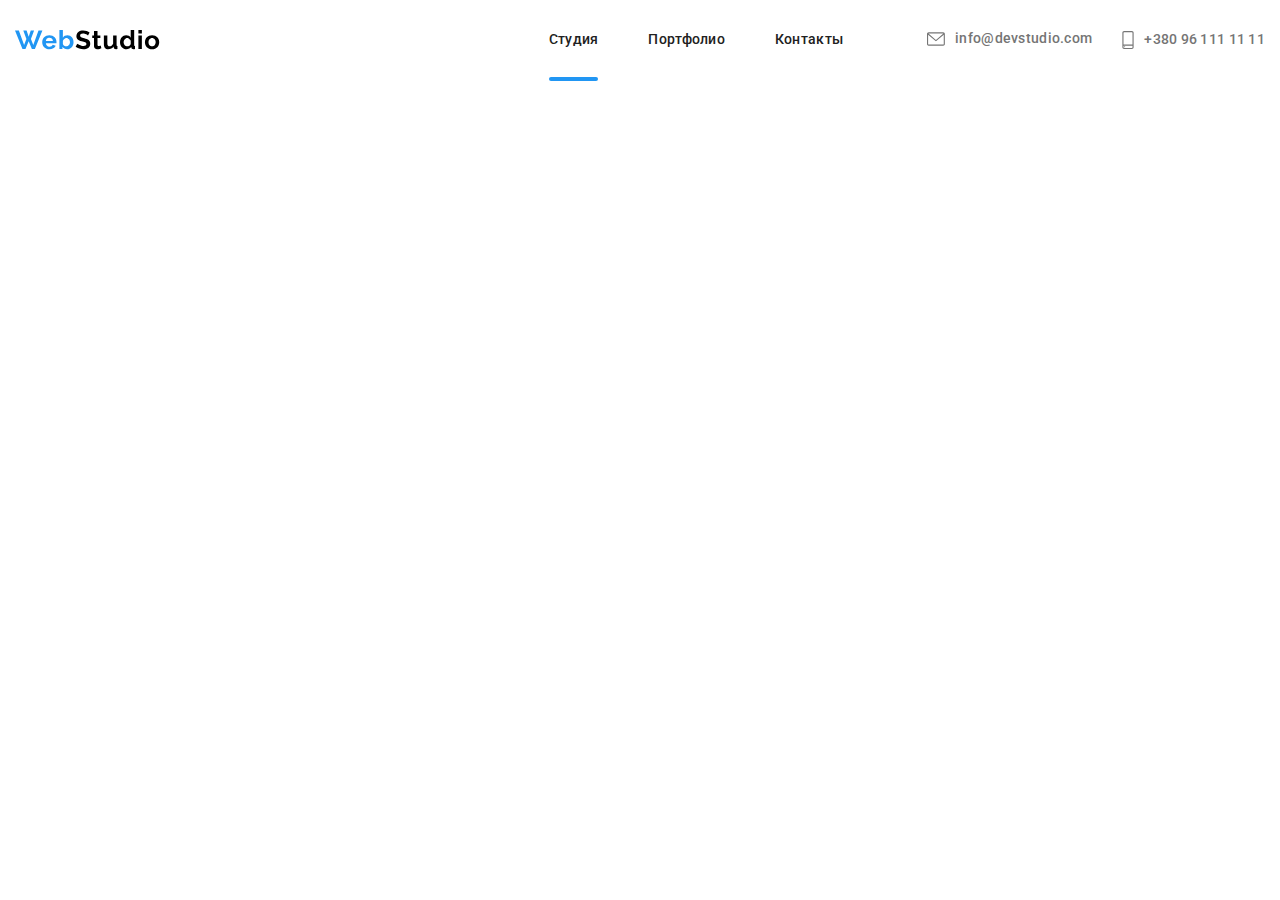
<file: index.html>
<!DOCTYPE html>
<html lang="ru">

<head>
    <meta charset="UTF-8" />
    <meta name="viewport" content="width=device-width, initial-scale=1.0" />
    <title>Студия</title>
    <link
        href="https://fonts.googleapis.com/css2?family=Raleway:wght@700&family=Roboto:wght@400;500;700;900&display=swap"
        rel="stylesheet" />
    <link rel="stylesheet" href="./css/reset.css" />
    <link rel="stylesheet" href="./css/main.min.css" />
</head>

<body>
    <!-- Шапка сайта -->

    <header class="header">
        <div class="header-container">
            <div class="head-nav">
                <nav class="mobile-nav">
                    <a href="./index.html"><img src="./img/WebStudio.svg" alt="WebStudio"></a>
                    <button type="button" class="header-btn" data-menu-button>
                        <svg class="header-btn-list" width="40" height="40">
                            <use class="svg-open" xlink:href="./img/social/sprite.svg#open-menu"></use>
                            <use class="svg-close" xlink:href="./img/social/sprite.svg#close-menu"></use>
                        </svg>
                    </button>
                </nav>
            </div>
            <div class="menu-container" data-menu>
                <nav class="menu-nav">
                    <ul class="site-nav header-list">
                        <li class="item">
                            <a href="./index.html" class="link current">Студия</a>
                        </li>
                        <li class="item">
                            <a href="./portfolio.html" target="_blank" class="link">Портфолио</a>
                        </li>
                        <li class="item"><a href="" class="link">Контакты</a></li>
                    </ul>
                </nav>
                <address class="head-adress">
                    <ul class="contacts">
                        <li class="item">
                            <a href="mailto:info@devstudio.com" class="contacts-title">
                                <svg class="contacts-svg" width="18px" height="14px">
                                    <use xlink:href="./img/clients/sprite.svg#icon-envelope" class="contacts-item-svg">
                                    </use>
                                </svg>
                                <p>info@devstudio.com</p>
                            </a>
                        </li>
                        <li class="item">
                            <a href="tel:+380961111111" class="contacts-title">
                                <svg class="contacts-svg" width="12px" height="18px">
                                    <use xlink:href="./img/clients/sprite.svg#icon-smartphone"
                                        class="contacts-item-svg">
                                    </use>
                                </svg>
                                <p>+380 96 111 11 11</p>
                            </a>
                        </li>
                    </ul>
                </address>
            </div>
        </div>
    </header>

    <!-- Основной контент -->

    <!-- <main class="main"> -->
    <!--  Герой  -->

    <!-- <section class="hero">
            <div class="hero-bg">
                <h1 class="hero-title">
                    Эффективные решения <br />
                    для вашего бизнеса
                </h1>
                <button type="button" class="button" data-modal-open>Заказать услугу</button>
            </div>
        </section> -->

    <!--  Особенности  -->

    <!-- <section class="section">
            <div class="container">
                <h2 class="visually-hidden">Особенности</h2>
                <ul class="feature-list">
                    <li class="section-list">
                        <div class="section-card">
                            <div class="icon">
                                <svg class="icon-list" width="70" height="70">
                                    <use xlink:href="./img/features/sprite.svg#icon-antenna"></use>
                                </svg>
                            </div>
                            <p class="section-title">Внимание к деталям</p>
                            <p class="section-text">
                                Идейные соображения, а также начало повседневной работы по
                                формированию позиции.
                            </p>
                        </div>
                    </li>

                    <li class="section-list">
                        <div class="icon">
                            <svg class="icon-list" width="70" height="70">
                                <use xlink:href="./img/features/sprite.svg#icon-clock"></use>
                            </svg>
                        </div>
                        <p class="section-title">Пунктуальность</p>
                        <p class="section-text">
                            Задача организации, в особенности же рамки и место обучения
                            кадров влечет за собой.
                        </p>
                    </li>

                    <li class="section-list">
                        <div class="icon">
                            <svg class="icon-list" width="70" height="70">
                                <use xlink:href="./img/features/sprite.svg#icon-diagram"></use>
                            </svg>
                        </div>
                        <p class="section-title">Планирование</p>
                        <p class="section-text">
                            Равным образом консультация с широким активом в значительной
                            степени обуславливает.
                        </p>
                    </li>

                    <li class="section-list">
                        <div class="icon">
                            <svg class="icon-list" width="70" height="70">
                                <use xlink:href="./img/features/sprite.svg#icon-astronaut"></use>
                            </svg>
                        </div>
                        <p class="section-title">Современные технологии</p>
                        <p class="section-text">
                            Значимость этих проблем настолько очевидна, что реализация
                            плановых заданий.
                        </p>
                    </li>
                </ul>
            </div>
        </section> -->

    <!-- Наша работа  -->

    <!-- <section class="section no-padd">
            <div class="section-works container">
                <h2 class="section-name">Чем мы занимаемся</h2>
                <ul class="works-page">
                    <li class="works-page-box">
                        <img src="./img/whatwedo/p1.jpg" alt="box" width="370" />
                        <p class="our-works-name">Десктопные приложения</p>
                    </li>
                    <li class="works-page-box">
                        <img src="./img/whatwedo/p2.jpg" alt="box" width="370" />
                        <p class="our-works-name">Мобильные приложения</p>
                    </li>
                    <li class="works-page-box">
                        <img src="./img/whatwedo/p3.jpg" alt="box" width="370" />
                        <p class="our-works-name">Дизайнерские решения</p>
                    </li>
                </ul>
            </div>
        </section> -->

    <!--  Наша команда  -->

    <!-- <section class="section bg">
            <div class="section-team">
                <h2 class="section-name">Наша команда</h2>
                <ul class="section-team-list list">
                    <li class="team-card-name">
                        <img src="./img/ourteam/img.jpg" alt="Игорь Демьяненко" width="270" />
                        <div class="team-card">
                            <h3 class="team">Игорь Демьяненко</h3>
                            <p class="work-name">Product Designer</p>
                            <ul class="social-lists">
                                <li class="social-list-item">
                                    <a href="#" class="social-item-link" target="_blank">
                                        <svg class="social-list-svg">
                                            <use xlink:href="./img/social/sprite.svg#icon-instagram">
                                            </use>
                                        </svg>
                                    </a>
                                </li>
                                <li class="social-list-item">
                                    <a href="#" class="social-item-link" target="_blank">
                                        <svg class="social-list-svg">
                                            <use xlink:href="./img/social/sprite.svg#icon-twitter">
                                            </use>
                                        </svg>
                                    </a>
                                </li>
                                <li class="social-list-item">
                                    <a href="https://www.facebook.com/" class="social-item-link" target="_blank">
                                        <svg class="social-list-svg">
                                            <use xlink:href="./img/social/sprite.svg#icon-facebook">
                                            </use>
                                        </svg>
                                    </a>
                                </li>
                                <li class="social-list-item">
                                    <a href="#" class="social-item-link" target="_blank">
                                        <svg class="social-list-svg">
                                            <use xlink:href="./img/social/sprite.svg#icon-linkedin">
                                            </use>
                                        </svg>
                                    </a>
                                </li>
                            </ul>
                        </div>
                    </li>
                    <li class="team-card-name">
                        <img src="./img/ourteam/img2.jpg" alt="Ольга Репина" width="270" height="260" />
                        <div class="team-card">
                            <h3 class="team">Ольга Репина</h3>
                            <p class="work-name">Frontend Developer</p>
                            <ul class="social-lists">
                                <li class="social-list-item">
                                    <a href="#" class="social-item-link" target="_blank">
                                        <svg class="social-list-svg">
                                            <use xlink:href="./img/social/sprite.svg#icon-instagram">
                                            </use>
                                        </svg>
                                    </a>
                                </li>
                                <li class="social-list-item">
                                    <a href="#" class="social-item-link" target="_blank">
                                        <svg class="social-list-svg">
                                            <use xlink:href="./img/social/sprite.svg#icon-twitter">
                                            </use>
                                        </svg>
                                    </a>
                                </li>
                                <li class="social-list-item">
                                    <a href="https://www.facebook.com/" class="social-item-link" target="_blank">
                                        <svg class="social-list-svg">
                                            <use xlink:href="./img/social/sprite.svg#icon-facebook">
                                            </use>
                                        </svg>
                                    </a>
                                </li>
                                <li class="social-list-item">
                                    <a href="#" class="social-item-link" target="_blank">
                                        <svg class="social-list-svg">
                                            <use xlink:href="./img/social/sprite.svg#icon-linkedin">
                                            </use>
                                        </svg>
                                    </a>
                                </li>
                            </ul>
                        </div>
                    </li>
                    <li class="team-card-name">
                        <img src="./img/ourteam/img3.jpg" alt="Николай Тарасов" width="270" height="260" />
                        <div class="team-card">
                            <h3 class="team">Николай Тарасов</h3>
                            <p class="work-name">Marketing</p>
                            <ul class="social-lists">
                                <li class="social-list-item">
                                    <a href="#" class="social-item-link" target="_blank">
                                        <svg class="social-list-svg">
                                            <use xlink:href="./img/social/sprite.svg#icon-instagram">
                                            </use>
                                        </svg>
                                    </a>
                                </li>
                                <li class="social-list-item">
                                    <a href="#" class="social-item-link" target="_blank">
                                        <svg class="social-list-svg">
                                            <use xlink:href="./img/social/sprite.svg#icon-twitter">
                                            </use>
                                        </svg>
                                    </a>
                                </li>
                                <li class="social-list-item">
                                    <a href="https://www.facebook.com/" class="social-item-link" target="_blank">
                                        <svg class="social-list-svg">
                                            <use xlink:href="./img/social/sprite.svg#icon-facebook">
                                            </use>
                                        </svg>
                                    </a>
                                </li>
                                <li class="social-list-item">
                                    <a href="#" class="social-item-link" target="_blank">
                                        <svg class="social-list-svg">
                                            <use xlink:href="./img/social/sprite.svg#icon-linkedin">
                                            </use>
                                        </svg>
                                    </a>
                                </li>
                            </ul>
                        </div>
                    </li>
                    <li class="team-card-name">
                        <img src="./img/ourteam/img4.jpg" alt="Михаил Ермаков" width="270" height="260" />
                        <div class="team-card">
                            <h3 class="team">Михаил Ермаков</h3>
                            <p class="work-name">UI Designer</p>
                            <ul class="social-lists">
                                <li class="social-list-item">
                                    <a href="#" class="social-item-link" target="_blank">
                                        <svg class="social-list-svg">
                                            <use xlink:href="./img/social/sprite.svg#icon-instagram">
                                            </use>
                                        </svg>
                                    </a>
                                </li>
                                <li class="social-list-item">
                                    <a href="#" class="social-item-link" target="_blank">
                                        <svg class="social-list-svg">
                                            <use xlink:href="./img/social/sprite.svg#icon-twitter">
                                            </use>
                                        </svg>
                                    </a>
                                </li>
                                <li class="social-list-item">
                                    <a href="https://www.facebook.com/" class="social-item-link" target="_blank">
                                        <svg class="social-list-svg">
                                            <use xlink:href="./img/social/sprite.svg#icon-facebook">
                                            </use>
                                        </svg>
                                    </a>
                                </li>
                                <li class="social-list-item">
                                    <a href="#" class="social-item-link" target="_blank">
                                        <svg class="social-list-svg">
                                            <use xlink:href="./img/social/sprite.svg#icon-linkedin">
                                            </use>
                                        </svg>
                                    </a>
                                </li>
                            </ul>
                        </div>
                    </li>
                </ul>
            </div>
        </section> -->

    <!-- Наши клиенты -->

    <!-- <section class="section">
            <div class="our-clients">
                <h2 class="section-name">Постоянные клиенты</h2>
                <ul class="clients">
                    <li class="clients-list">
                        <a href="#" target="_blank" class="clients-list-link">
                            <svg class="clients-link-item" width="44" height="49">
                                <use xlink:href="./img/clients/sprite.svg#icon-logo1" class="clients-item-svg"></use>
                            </svg>
                        </a>
                    </li>
                    <li class="clients-list">
                        <a href="#" target="_blank" class="clients-list-link">
                            <svg class="clients-link-item" width="40" height="52">
                                <use xlink:href="./img/clients/sprite.svg#icon-logo2" class="clients-item-svg"></use>
                            </svg>
                        </a>
                    </li>
                    <li class="clients-list">
                        <a href="#" target="_blank" class="clients-list-link">
                            <svg class="clients-link-item" width="41" height="43">
                                <use xlink:href="./img/clients/sprite.svg#icon-logo3" class="clients-item-svg"></use>
                            </svg>
                        </a>
                    </li>
                    <li class="clients-list">
                        <a href="#" target="_blank" class="clients-list-link">
                            <svg width="80" height="42" class="clients-link-item">
                                <use xlink:href="./img/clients/sprite.svg#icon-logo4" class="clients-item-svg"></use>
                            </svg>
                        </a>
                    </li>
                    <li class="clients-list">
                        <a href="#" target="_blank" class="clients-list-link">
                            <svg width="59" height="47" class="clients-link-item">
                                <use xlink:href="./img/clients/sprite.svg#icon-logo5" class="clients-item-svg"></use>
                            </svg>
                        </a>
                    </li>
                    <li class="clients-list">
                        <a href="#" target="_blank" class="clients-list-link">
                            <svg width="80" height="42" class="clients-link-item">
                                <use xlink:href="./img/clients/sprite.svg#icon-logo6" class="clients-item-svg"></use>
                            </svg>
                        </a>
                    </li>
                </ul>
            </div>
        </section> -->
    <!-- </main> -->

    <!--  Футер  -->
    <!-- <footer class="footer">
        <div class="footer-container">
            <address class="adress">
                <a href="./index.html"><img src="./img/WebStudioFoot.svg" alt="WebStudio" class="footer-logo"></a>
                <ul class="contacts-footer-list">
                    <li class="footer-list-link">
                        <a href="" class="adress-title">г. Киев, пр-т Леси Украинки, 26</a>
                    </li>
                    <li class="footer-list-link"><a href="mailto:info@devstudio.com"
                            class="contacts-link">info@devstudio.com</a></li>
                    <li><a href="tel:+380961111111" class="contacts-link">+380961111111</a></li>
                </ul>
            </address>
            <div class="footer-social-container">
                <strong class="social">ПРИСОЕДИНЯЙТЕСЬ</strong>
                <ul class="footer-social-lists">
                    <li class="footer-social-list-item">
                        <a href="#" class="footer-social-item-link" target="_blank">
                            <svg class="footer-social-list-svg">
                                <use xlink:href="./img/social/sprite.svg#icon-instagram">
                                </use>
                            </svg>
                        </a>
                    </li>
                    <li class="footer-social-list-item">
                        <a href="#" class="footer-social-item-link" target="_blank">
                            <svg class="footer-social-list-svg">
                                <use xlink:href="./img/social/sprite.svg#icon-twitter">
                                </use>
                            </svg>
                        </a>
                    </li>
                    <li class="footer-social-list-item">
                        <a href="https://www.facebook.com/" class="footer-social-item-link" target="_blank">
                            <svg class="footer-social-list-svg">
                                <use xlink:href="./img/social/sprite.svg#icon-facebook">
                                </use>
                            </svg>
                        </a>
                    </li>
                    <li class="footer-social-list-item">
                        <a href="#" class="footer-social-item-link" target="_blank">
                            <svg class="footer-social-list-svg">
                                <use xlink:href="./img/social/sprite.svg#icon-linkedin">
                                </use>
                            </svg>
                        </a>
                    </li>
                </ul>
            </div>
            <div class="footer-join-us">

                <label for="mail"><strong class="join-us">подпишитесь на рассылку</strong></label>
                <form action="" class="footer-form">
                    <input type="email" name="mail" id="mail" placeholder="E-mail" class="footer-input" />
                    <button type="submit" class="footer-button">Подписаться
                        <svg width="24" height="24" class="footer-button-svg">
                            <use xlink:href="./img/clients/sprite.svg#icon-send"></use>
                        </svg>
                    </button>
                </form>
            </div>
        </div>

    </footer> -->






    <!-- Модальное окно -->
    <!-- <div class="backdrop is-hidden" data-modal>
        <div class="modal">
            <button type="button" class="modal-btn" data-modal-close>
                <svg width="18" height="18">
                    <use xlink:href="./img/social/sprite.svg#close-back-18dp"></use>
                </svg>
            </button>

            <form action="" class="modal-form">
                <h2 class="modal-name">Оставьте свои данные, мы вам перезвоним</h2>
                <div class="modal-form-contain">
                    <input type="text" name="user-name" id="user-name" class="modal-form-input">
                    <label class="modal-form-input-label" for="user-name">Имя</label>
                    <svg class="modal-form-icon" width="18" height="18">
                        <use xlink:href="./img/social/sprite.svg#icon-person-black"></use>
                    </svg>
                </div>
                <div class="modal-form-contain">
                    <input type="tel" name="user-phone" id="user-phone" class="modal-form-input">
                    <label class="modal-form-input-label" for="user-phone">Телефон</label>
                    <svg class="modal-form-icon" width="18" height="18">
                        <use xlink:href="./img/social/sprite.svg#icon-phone-black"></use>
                    </svg>
                </div>
                <div class="modal-form-contain">
                    <input type="email" name="user-email" id="user-email" class="modal-form-input">
                    <label class="modal-form-input-label" for="user-email">Почта</label>
                    <svg class="modal-form-icon" width="18" height="18">
                        <use xlink:href="./img/social/sprite.svg#icon-email-black"></use>
                    </svg>
                </div>

                <label for="user-message">Коментарий</label>
                <textarea name="user-message" id="user-message" class="modal-form-message"></textarea>

                <input type="checkbox" name="user-policy" id="user-policy" class="modal-form-check visually-hidden">
                <label for="user-policy" class="modal-form-label-check">
                    <span>Соглашаюсь с рассылкой и принимаю <a href="#"> Условия договора</a></span>
                </label>


                <div class="modal-form-btn-container"><button type="submit" class="modal-form-btn">Отправить</button>
                </div>
            </form>
        </div>
    </div> -->
    <script src="./js/modal.js"></script>
    <script src="./js/menu.js"></script>
</body>

</html>
</file>
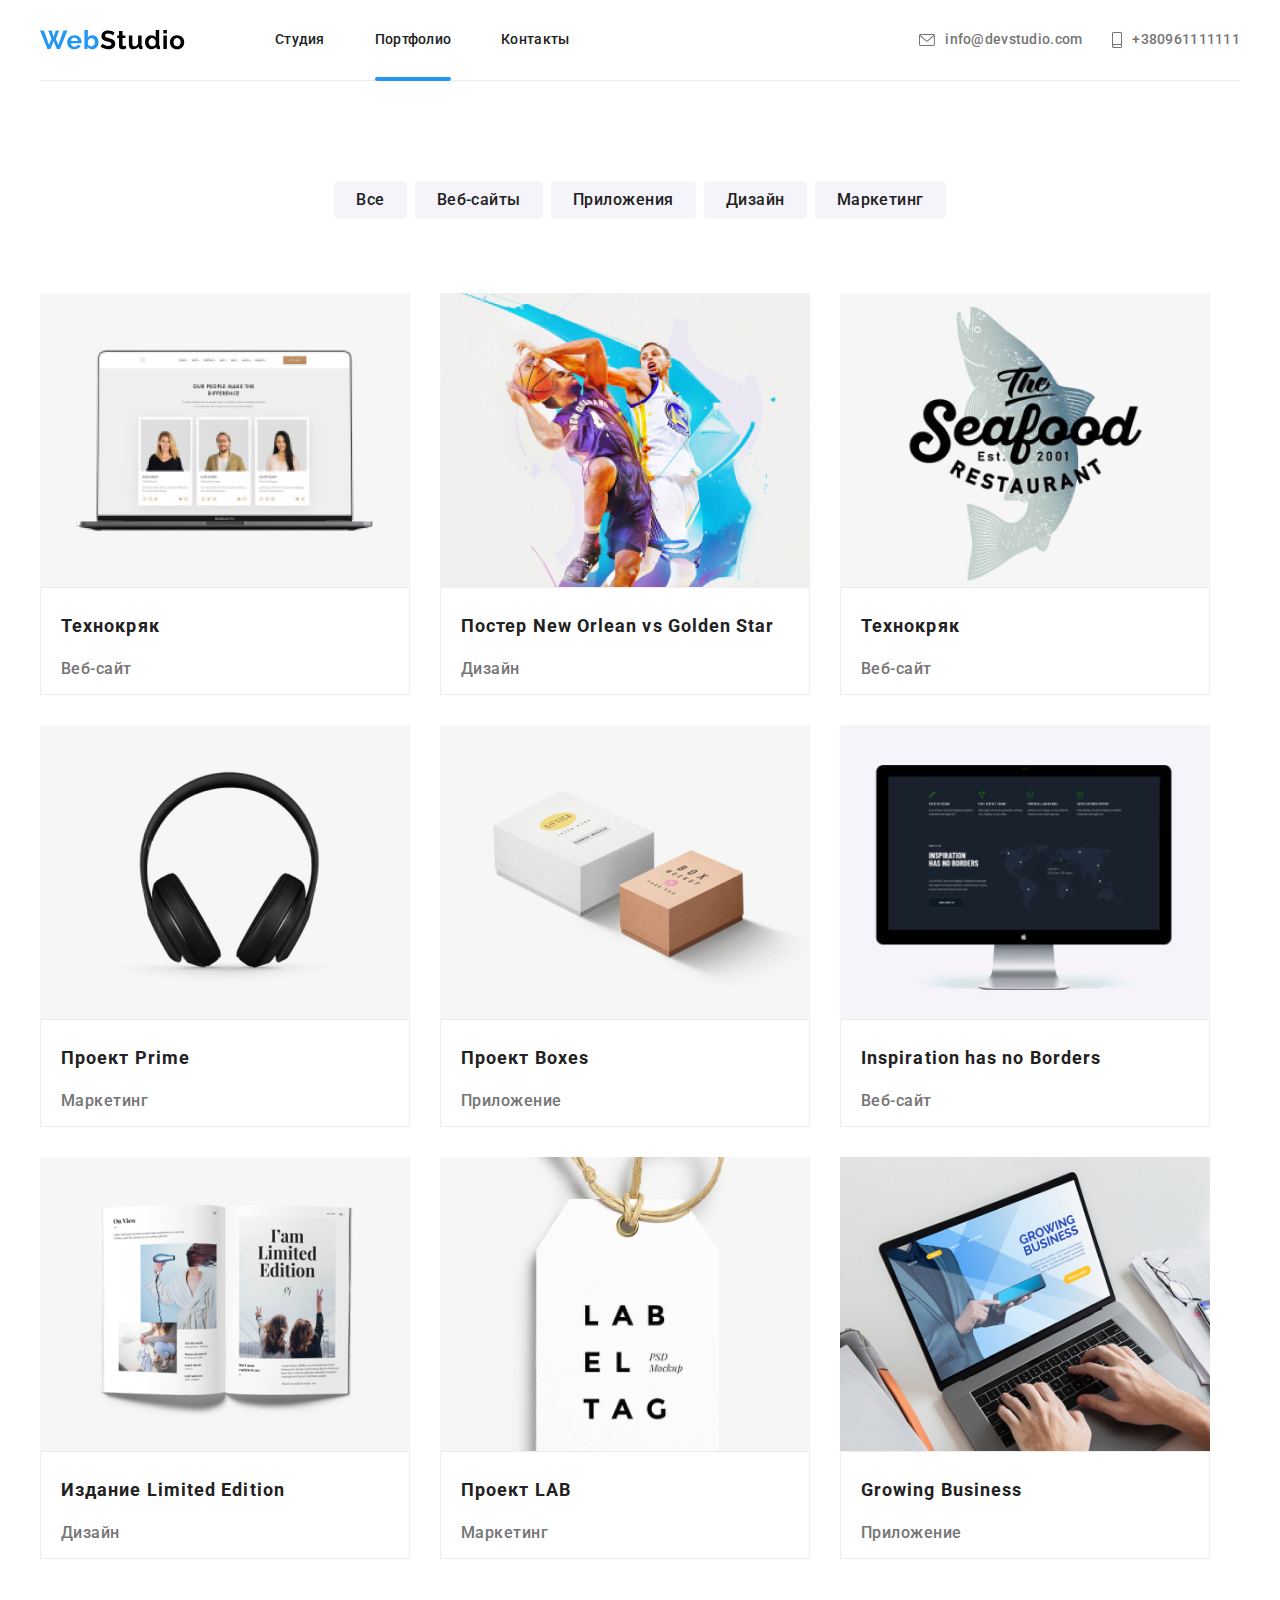
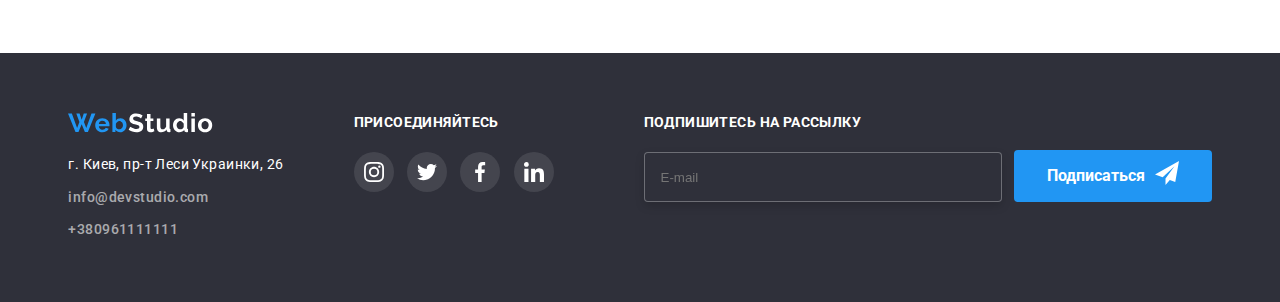
<file: portfolio.html>
<!DOCTYPE html>
<html lang="ru">

<head>
    <meta charset="UTF-8">
    <meta name="viewport" content="width=device-width, initial-scale=1.0">
    <title>Портфолио</title>
    <link href="https://fonts.googleapis.com/css2?family=Raleway:wght@700&family=Roboto:wght@400;500;700&display=swap"
        rel="stylesheet">
    <link rel="stylesheet" href="./css/reset.css">
    <link rel="stylesheet" href="./css/portfolio.min.css">
</head>

<body>

    <!-- Шапка сайта -->
    <header class="container">
        <div class="head-nav">
            <a href="./index.html"><img src="./img/WebStudio.svg" alt="WebStudio"></a>
            <nav>
                <ul class="site-nav header-list">
                    <li class="item">
                        <a href="./index.html" class="link">Студия</a>
                    </li>
                    <li class="item">
                        <a href="./portfolio.html" class="link current">Портфолио</a>
                    </li>
                    <li class="item"><a href="" class="link">Контакты</a></li>
                </ul>
            </nav>
            <ul class="contacts">
                <li class="item">
                    <a href="mailto:info@devstudio.com" class="contacts-title">
                        <svg class="contacts-svg" width="16px" height="12px">
                            <use xlink:href="./img/clients/sprite.svg#icon-envelope" class="contacts-item-svg"></use>
                        </svg>
                        info@devstudio.com
                    </a>
                </li>
                <li class="item">
                    <a href="tel:+380961111111" class="contacts-title">
                        <svg class="contacts-svg" width="10px" height="16px">
                            <use xlink:href="./img/clients/sprite.svg#icon-smartphone" class="contacts-item-svg"></use>
                        </svg>
                        +380961111111
                    </a>
                </li>
            </ul>
        </div>
    </header>

    <!-- Основной контент -->
    <main>
        <section class="hero">
            <div class="container">
                <h1 class="hero-title">Портфолио</h1>
                <!-- Фильтр -->
                <div class="buttons">
                    <ul class="hero-buttons">
                        <li class="hero-buttons-list"><a href="https://www.google.com/" target="_blank"
                                class="button">Все</a></li>
                        <li class="hero-buttons-list"><a href="https://www.google.com/" target="_blank"
                                class="button">Веб-сайты</a></li>
                        <li class="hero-buttons-list"><a href="https://www.google.com/" target="_blank"
                                class="button">Приложения</a></li>
                        <li class="hero-buttons-list"><a href="https://www.google.com/" target="_blank"
                                class="button">Дизайн</a></li>
                        <li class="hero-buttons-list"><a href="https://www.google.com/" target="_blank"
                                class="button">Маркетинг</a></li>
                    </ul>
                </div>
            </div>
            <!-- Примеры работ -->
            <div class="examples-container">
                <ul class="examples list">
                    <li class="examples-list">
                        <a href="" class="examples-link" target="_blank">
                            <div class="examples-list-container">
                                <img src="./img/portfolio/img11.jpg" alt="Технокряк" width="370" class="examples-photo">
                                <p class="expamles-text">
                                    Технокряк это современная площадка распространения коронавируса.
                                    Компании используют эту платформу для цифрового шпионажа и атак на защищённые
                                    сервера
                                    конкуретнов
                                </p>
                            </div>
                            <div class="examples-project-desc">
                                <h2 class="examples-title">Технокряк</h2>
                                <p class="examples-name">Веб-сайт</p>
                            </div>
                        </a>
                    </li>
                    <li class="examples-list">
                        <a href="" class="examples-link" target="_blank">
                            <div class="examples-list-container">
                                <img src="./img/portfolio/img12.jpg" alt="Постер New Orlean vs Golden Star" width="370"
                                    class="examples-photo">
                                <p class="expamles-text">
                                    Технокряк это современная площадка распространения коронавируса.
                                    Компании используют эту платформу для цифрового шпионажа и атак на защищённые
                                    сервера
                                    конкуретнов
                                </p>
                            </div>
                            <div class="examples-project-desc">
                                <h2 class="examples-title">Постер New Orlean vs Golden Star</h2>
                                <p class="examples-name">Дизайн</p>
                            </div>
                        </a>
                    </li>
                    <li class="examples-list">
                        <a href="" class="examples-link" target="_blank">
                            <div class="examples-list-container">
                                <img src="./img/portfolio/img13.jpg" alt="Ресторан Seafood" width="370"
                                    class="examples-photo">
                                <p class="expamles-text">
                                    Технокряк это современная площадка распространения коронавируса.
                                    Компании используют эту платформу для цифрового шпионажа и атак на защищённые
                                    сервера
                                    конкуретнов
                                </p>
                            </div>
                            <div class="examples-project-desc">
                                <h2 class="examples-title">Технокряк</h2>
                                <p class="examples-name">Веб-сайт</p>
                            </div>
                        </a>
                    </li>
                    <li class="examples-list">
                        <a href="" class="examples-link" target="_blank">
                            <div class="examples-list-container">
                                <img src="./img/portfolio/img14.jpg" alt="Проект Prime" width="370"
                                    class="examples-photo">
                                <p class="expamles-text">
                                    Технокряк это современная площадка распространения коронавируса.
                                    Компании используют эту платформу для цифрового шпионажа и атак на защищённые
                                    сервера
                                    конкуретнов
                                </p>
                            </div>
                            <div class="examples-project-desc">
                                <h2 class="examples-title">Проект Prime</h2>
                                <p class="examples-name">Маркетинг</p>
                            </div>
                        </a>
                    </li>
                    <li class="examples-list">
                        <a href="" class="examples-link" target="_blank">
                            <div class="examples-list-container">
                                <img src="./img/portfolio/img15.jpg" alt="Проект Boxes" width="370"
                                    class="examples-photo">
                                <p class="expamles-text">
                                    Технокряк это современная площадка распространения коронавируса.
                                    Компании используют эту платформу для цифрового шпионажа и атак на защищённые
                                    сервера
                                    конкуретнов
                                </p>
                            </div>
                            <div class="examples-project-desc">
                                <h2 class="examples-title">Проект Boxes</h2>
                                <p class="examples-name">Приложение</p>
                            </div>
                        </a>
                    </li>
                    <li class="examples-list">
                        <a href="" class="examples-link" target="_blank">
                            <div class="examples-list-container">
                                <img src="./img/portfolio/img16.jpg" alt="Inspiration has no Borders" width="370"
                                    class="examples-photo">
                                <p class="expamles-text">
                                    Технокряк это современная площадка распространения коронавируса.
                                    Компании используют эту платформу для цифрового шпионажа и атак на защищённые
                                    сервера
                                    конкуретнов
                                </p>
                            </div>
                            <div class="examples-project-desc">
                                <h2 class="examples-title">Inspiration has no Borders</h2>
                                <p class="examples-name">Веб-сайт</p>
                            </div>
                        </a>
                    </li>
                    <li class="examples-list">
                        <a href="" class="examples-link" target="_blank">
                            <div class="examples-list-container">
                                <img src="./img/portfolio/img17.jpg" alt="Издание Limited Edition" width="370"
                                    class="examples-photo">
                                <p class="expamles-text">
                                    Технокряк это современная площадка распространения коронавируса.
                                    Компании используют эту платформу для цифрового шпионажа и атак на защищённые
                                    сервера
                                    конкуретнов
                                </p>
                            </div>
                            <div class="examples-project-desc">
                                <h2 class="examples-title">Издание Limited Edition</h2>
                                <p class="examples-name">Дизайн</p>
                            </div>
                        </a>
                    </li>
                    <li class="examples-list">
                        <a href="" class="examples-link" target="_blank">
                            <div class="examples-list-container">
                                <img src="./img/portfolio/img18.jpg" alt="Проект LAB" width="370"
                                    class="examples-photo">
                                <p class="expamles-text">
                                    Технокряк это современная площадка распространения коронавируса.
                                    Компании используют эту платформу для цифрового шпионажа и атак на защищённые
                                    сервера
                                    конкуретнов
                                </p>
                            </div>
                            <div class="examples-project-desc">
                                <h2 class="examples-title">Проект LAB</h2>
                                <p class="examples-name">Маркетинг</p>
                            </div>
                        </a>
                    </li>
                    <li class="examples-list">
                        <a href="" class="examples-link" target="_blank">
                            <div class="examples-list-container">
                                <img src="./img/portfolio/img19.jpg" alt="Growing Business" width="370"
                                    class="examples-photo">
                                <p class="expamles-text">
                                    Технокряк это современная площадка распространения коронавируса.
                                    Компании используют эту платформу для цифрового шпионажа и атак на защищённые
                                    сервера
                                    конкуретнов
                                </p>
                            </div>
                            <div class="examples-project-desc">
                                <h2 class="examples-title">Growing Business</h2>
                                <p class="examples-name">Приложение</p>
                            </div>
                        </a>
                    </li>
                </ul>
            </div>
        </section>
    </main>


    <!--  Футер  -->
    <footer class="footer">
        <div class="footer-container">
            <address class="adress">
                <a href="./index.html"><img src="./img/WebStudioFoot.svg" alt="WebStudio" class="footer-logo"></a>
                <ul class="contacts-footer-list">
                    <li class="footer-list-link">
                        <a href="" class="adress-title">г. Киев, пр-т Леси Украинки, 26</a>
                    </li>
                    <li class="footer-list-link"><a href="mailto:info@devstudio.com"
                            class="contacts-link">info@devstudio.com</a></li>
                    <li><a href="tel:+380961111111" class="contacts-link">+380961111111</a></li>
                </ul>
            </address>
            <div class="footer-social-container">
                <strong class="social">ПРИСОЕДИНЯЙТЕСЬ</strong>
                <ul class="footer-social-lists">
                    <li class="footer-social-list-item">
                        <a href="#" class="footer-social-item-link" target="_blank">
                            <svg class="footer-social-list-svg">
                                <use xlink:href="./img/social/sprite.svg#icon-instagram">
                                </use>
                            </svg>
                        </a>
                    </li>
                    <li class="footer-social-list-item">
                        <a href="#" class="footer-social-item-link" target="_blank">
                            <svg class="footer-social-list-svg">
                                <use xlink:href="./img/social/sprite.svg#icon-twitter">
                                </use>
                            </svg>
                        </a>
                    </li>
                    <li class="footer-social-list-item">
                        <a href="https://www.facebook.com/" class="footer-social-item-link" target="_blank">
                            <svg class="footer-social-list-svg">
                                <use xlink:href="./img/social/sprite.svg#icon-facebook">
                                </use>
                            </svg>
                        </a>
                    </li>
                    <li class="footer-social-list-item">
                        <a href="#" class="footer-social-item-link" target="_blank">
                            <svg class="footer-social-list-svg">
                                <use xlink:href="./img/social/sprite.svg#icon-linkedin">
                                </use>
                            </svg>
                        </a>
                    </li>
                </ul>
            </div>
            <div class="footer-join-us">
                <label for="mail"><strong class="join-us">подпишитесь на рассылку</strong></label>

                <form action="#" class="footer-form">
                    <input type="email" name="mail" id="mail" placeholder="E-mail" class="footer-input" />
                    <button type="submit" class="footer-button">Подписаться
                        <svg width="24" height="24" class="footer-button-svg">
                            <use xlink:href="./img/clients/sprite.svg#icon-send"></use>
                        </svg>
                    </button>
                </form>
            </div>
        </div>


    </footer>

</body>

</html>
</file>
<file: css/main.min.css>
.is-hidden{transition:all 0.2s ease;opacity:0;pointer-events:none;visibility:hidden}.visually-hidden{position:absolute !important;clip:rect(1px 1px 1px 1px);clip:rect(1px, 1px, 1px, 1px);padding:0 !important;border:0 !important;height:1px !important;width:1px !important;overflow:hidden;margin:0}*,*::after,*::before{box-sizing:border-box}body{background-color:#fff;color:#757575;font-family:Roboto;font-weight:500;font-size:14px;line-height:1.4}img{object-fit:cover}.list{list-style:none;margin:0;padding:0;display:flex;flex-wrap:wrap;margin:-15px;margin-right:0}.icon-list{display:flex}.icon{display:flex;justify-content:center;align-items:center;width:100%;height:120px;background-color:#f5f4fa;margin-bottom:30px}.container{padding-left:15px;padding-right:15px;margin:0 auto}@media screen and (min-width: 480px){.container{width:480px}}@media screen and (min-width: 768px){.container{width:768px}}@media screen and (min-width: 1200px){.container{width:1200px}}.backdrop{position:fixed;left:0;right:0;top:0;bottom:0;background-color:rgba(0,0,0,0.5);transition:all 250ms linear}.backdrop.is-hidden{opacity:0;visibility:hidden;pointer-events:none;transition:all 250ms linear 250ms}.modal{border-radius:4px;position:absolute;top:50%;left:50%;transform:translate(-50%, -50%) scale(1);min-width:528px;background-color:#fff;transition:transform 250ms linear 150ms;box-shadow:0px 1px 3px rgba(0,0,0,0.12),0px 1px 1px rgba(0,0,0,0.14),0px 2px 1px rgba(0,0,0,0.2)}.backdrop.is-hidden .modal{transform:translateX(-50%) scale(0);transition:transform 250ms linear 0s}.modal-btn{display:flex;justify-content:center;align-items:center;position:absolute;top:8px;right:8px;width:30px;height:30px;background-color:#fff;border:1px solid rgba(0,0,0,0.1);box-sizing:border-box;border-radius:50%;padding:0}.modal-name{font-weight:bold;font-size:20px;line-height:1.15;text-align:center;letter-spacing:0.03em;color:#212121;margin-bottom:40px}.modal-form{display:flex;flex-direction:column;margin:0 auto;padding:40px}.modal-form a{color:#2196f3}.modal-form-input{width:100%;height:40px;border:1px solid rgba(33,33,33,0.2);border-radius:4px;padding-left:42px}.modal-form-input:focus,.modal-form-input:hover{border-color:#2196f3}.modal-form-input:focus,.modal-form-message:focus{outline:none}.modal-form-message{width:100%;height:120px;border:1px solid rgba(33,33,33,0.2);border-radius:4px;resize:none;padding:12px 16px}.modal-form-message:focus,.modal-form-message:hover{border-color:#2196f3}.modal-form-contain{position:relative;margin-bottom:40px;font-size:12px;line-height:1.17;letter-spacing:0.01em;color:#757575}.modal-form-input-label{position:absolute;top:-26px;left:0}.modal-form-label-check{padding-top:20px;display:flex;align-items:center}.modal-form-label-check::before{display:block;content:"";width:16px;height:16px;margin-right:6px;background-image:url(../img/Vector.svg),url(../img/iconcheck.svg);background-size:contain, 0;background-repeat:no-repeat}.modal-form-check:checked+.modal-form-label-check::before{background-image:url(../img/iconcheck.svg);background-size:1, contain}.modal-form-icon{position:absolute;top:50%;left:12px;transform:translateY(-50%);display:block;width:18px;height:18px}.modal-form-input:focus ~ .modal-form-icon{fill:#2196f3}.modal-form-btn{color:#fff;background-color:#2196f3;font-family:Roboto;text-decoration:none;font-weight:bold;font-size:16px;line-height:1.87;border-radius:4px;padding:10px 32px;text-align:center;display:inline-block;width:200px;margin-top:25px;border:1px solid transparent}.modal-form-btn-container{display:flex;justify-content:center}@media screen and (max-width: 767px){.header{position:relative;border-bottom:1px solid #ececec;width:480px;height:60px}.header-container{padding:0 15px;position:relative}.head-nav .mobile-nav{position:relative;display:flex;align-items:center;justify-content:space-between;min-height:60px}.header-btn{display:inline-flex;margin:0;padding:0;border:none;background-color:transparent;position:relative;z-index:1;border:none;width:40px;height:40px}.header-btn .svg-close{display:none}.header-btn.is-open .svg-close{display:block}.header-btn.is-open .svg-open{display:none}.menu-container{position:relative;padding:60px 120px;margin:0 auto;text-align:center;font-size:20px;background:#fff;box-shadow:0px 4px 8px rgba(0,0,0,0.04),0px 2px 4px rgba(0,0,0,0.08),0px 1px 3px rgba(0,0,0,0.16);opacity:0;visibility:hidden;pointer-events:none;transition:all 500ms linear}.menu-container.is-open{opacity:1;visibility:visible;pointer-events:unset}.menu-container.menu-nav{position:absolute;top:0;left:0;right:0;width:480px;height:393px}.site-nav{margin-bottom:60px}.site-nav .current{position:relative;color:#2196f3}.site-nav .current:active,.site-nav .current:visited{color:#2196f3}.site-nav .current::after{position:absolute;left:0;margin-top:8px;display:block;content:" ";border-radius:2px;width:100%;height:4px;background:#2196f3}.site-nav .item{margin-bottom:40px}.site-nav .link{font-weight:500;font-size:18px;line-height:21px;text-align:center;letter-spacing:0.02em;color:#212121}.site-nav .link:focus,.site-nav .link:hover{color:#2196f3}}@media screen and (min-width: 768px){.header-btn{display:none}.header-container{display:flex;justify-content:space-between;align-items:center;padding:0 15px;margin-bottom:60px}.menu-container{display:flex;align-items:center;justify-content:space-between}.site-nav{display:flex;margin-left:auto;margin-top:0;margin-bottom:0;margin-right:84px}.site-nav .item:not(:last-child){margin-right:50px}.site-nav .current{position:relative;color:#2196f3}.site-nav .current:active,.site-nav .current:visited{color:#2196f3}.site-nav .current::after{position:absolute;left:0;margin-top:8px;display:block;content:" ";border-radius:2px;width:100%;height:4px;background:#2196f3}.site-nav .link{font-weight:500;font-size:18px;line-height:21px;text-align:center;letter-spacing:0.02em;color:#212121}.site-nav .link:focus,.site-nav .link:hover{color:#2196f3}}@media screen and (min-width: 1200px){.site-nav{display:flex;margin-left:90px;margin-top:0;margin-bottom:0}.site-nav .item:not(:last-child){margin-right:50px}.site-nav .current{position:relative;color:#2196f3}.site-nav .current::after{position:absolute;bottom:-1px;display:block;content:" ";border-radius:2px;width:100%;height:4px;background:#2196f3}.site-nav .link{color:#212121;font-weight:500;font-size:14px;line-height:1.14;letter-spacing:0.02em;text-decoration:none;display:block;padding-top:32px;padding-bottom:32px;transition:all 0.4s ease}.site-nav .link:focus,.site-nav .link:hover,.site-nav .linkactive,.site-nav .linkvisibled{color:#2196f3}.section-list{width:calc(100% / 4);padding:15px}}.hero{padding:40px 15px;max-width:1600px;min-height:600px;margin:0 auto;background-image:linear-gradient(to right, rgba(47,48,58,0.4), rgba(47,48,58,0.4)),url(../img/heroimg.jpg);background-repeat:no-repeat;background-position:center;background-size:contain;display:flex;justify-content:center;align-items:center}.hero-bg{max-width:696px;text-align:center}.hero-title{color:#fff;font-weight:900;font-size:44px;line-height:1.36;letter-spacing:0.06em;text-transform:uppercase;margin-top:0px;margin-bottom:30px;padding:0px}.feature-list{display:flex;list-style:none;margin:-15px}.section-item{display:inline-block;max-width:270px;height:100px}.main>.no-padd{padding-top:0}.section{padding-bottom:94px;padding-top:94px;margin:0 auto;padding-right:15px;padding-left:15px;display:flex;justify-content:center}.section-title{color:#212121;font-weight:bold;font-size:14px;line-height:1.14;letter-spacing:0.03em;text-transform:uppercase;padding-bottom:10px;margin:0 auto}.bg{background-color:#f5f4fa}.section-name{color:#212121;font-weight:bold;font-size:36px;line-height:1.2;text-align:center;letter-spacing:0.03em;margin-top:0;margin-bottom:50px}.section-text{font-size:14px;line-height:1.71;letter-spacing:0.03em;margin:0 auto}.work-name{font-size:16px;line-height:1.19;text-align:center;letter-spacing:0.03em;margin:0;padding-bottom:16px}.works-page-box:not(:last-child){margin-right:30px}.works-page{list-style:none;display:flex;font-size:0;flex-wrap:wrap}.section-team{padding-left:15px;padding-right:15px}.team{color:#212121;font-weight:500;font-size:16px;line-height:1.19;text-align:center;letter-spacing:0.03em;text-decoration:none;margin:0;padding-bottom:10px;padding-top:30px;align-items:center;justify-content:center}.our-work{margin-top:0;margin-bottom:50px}.section-team-list{margin:0}.team-card-name{text-align:center;background-color:#fff;box-shadow:0px 1px 3px rgba(0,0,0,0.12),0px 1px 1px rgba(0,0,0,0.14),0px 2px 1px rgba(0,0,0,0.2);border-radius:0px 0px 4px 4px}.team-card-name:not(:last-child){margin-right:30px}.team-card .list{display:flex;padding:0;margin:0;justify-content:space-between}.social-lists{display:flex;justify-content:space-between;width:200px;margin:0 auto;padding-bottom:30px}.social-item-link{display:flex;justify-content:center;align-items:center;border-radius:50%;background-color:#fff;width:40px;height:40px;fill:#afb1b8;transition:all 0.4s ease}.social-item-link:hover{background-color:#2196f3;fill:#f5f4fa}.social-list-svg{width:20px;height:20px}.social-list-svg:hover{fill:#f5f4fa}.our-clients{padding-right:15px;padding-left:15px;height:182px}.clients{display:flex;flex-wrap:wrap}.clients-list{width:170px;height:90px}.clients-list:not(:last-child){margin-right:30px}.clients-list-link{display:flex;justify-content:center;align-items:center;background-color:#fff;width:170px;height:90px;border:2px solid #afb1b8;border-radius:6px;fill:#afb1b8;transition:all 0.4s ease}.clients-list-link:hover,.clients-list-link:hover{border-color:#2196f3;fill:#2196f3}.works-page-box{width:calc((100% - 60px) / 3);position:relative}.works-page-box:not(:nth-child(3n)){margin-right:30px}.our-works-name{position:absolute;bottom:0;margin:0;padding-top:27px;padding-bottom:27px;font-weight:700;font-size:14px;line-height:1.143;text-align:center;text-transform:uppercase;width:100%;height:70px;color:#fff;background:rgba(47,48,58,0.8)}.button{color:#fff;background-color:#2196f3;font-family:Roboto;text-decoration:none;font-weight:bold;font-size:16px;line-height:1.87;border-radius:4px;padding:10px 32px;display:inline-block;width:200px;text-align:center;border:1px solid transparent}button{cursor:pointer;transition:all 0.4s ease}@media screen and (max-width: 767px){.contacts-title{font-weight:500;font-size:18px;line-height:1.667;letter-spacing:0.02em;color:#757575;display:flex;align-items:center;justify-content:center;fill:#757575}.contacts-title:hover,.contacts-title:focus{color:#2196f3;fill:#2196f3}.contacts-svg{margin-right:10px;transition:all 0.4s ease}}@media screen and (min-width: 768px){.contacts-title{font-weight:500;font-size:18px;line-height:1.667;letter-spacing:0.02em;color:#757575;display:flex;align-items:center;justify-content:center;fill:#757575}.contacts-title:hover,.contacts-title:focus{color:#2196f3;fill:#2196f3}.contacts-svg{margin-right:10px;transition:all 0.4s ease}.contacts{margin-top:21px;margin-bottom:21px}}@media screen and (min-width: 1200px){.contacts-title{color:#757575;font-weight:500;font-size:14px;line-height:1.14;letter-spacing:0.02em;text-decoration:none;display:flex;justify-content:center;align-items:center;fill:#757575;transition:all 0.4s ease}.contacts-svg{margin-right:10px;transition:all 0.4s ease}.contacts{display:flex;margin-left:auto}.contacts .item:not(:last-child){margin-right:30px}.contacts-title:hover,.contacts-item-svg:hover,.contacts-title:focus{color:#2196f3;fill:#2196f3}.contacts-link{color:rgba(255,255,255,0.6);font-size:14px;line-height:1.71;letter-spacing:0.03em;text-decoration:none;transition:all 0.4s ease}.contacts-link:hover .contacts-link:focus{color:#2196f3}}.footer{background:#2f303a;padding-bottom:60px;padding-top:60px;margin:auto}.footer-container{padding-left:15px;padding-right:15px;display:flex;justify-content:center;margin:0 auto;max-width:1200px}.footer-logo{margin-bottom:20px}.adress{font-style:normal;margin-right:70px}.adress-title{color:#fff;text-decoration:none;font-weight:normal;font-size:14px;line-height:1.71;letter-spacing:0.03em}.footer-list-link{margin-bottom:9px}.footer-social-container{margin-right:90px}.social{color:#fff;font-weight:bold;font-size:14px;line-height:16px;letter-spacing:0.03em;text-transform:uppercase;margin-bottom:20px}.footer-social-lists{display:flex;justify-content:space-between;width:200px;margin:20px auto}.footer-social-item-link{display:flex;justify-content:center;align-items:center;border-radius:50%;background-color:rgba(255,255,255,0.1);width:40px;height:40px;transition:all 0.4s ease}.footer-social-item-link:hover{background-color:#2196f3}.footer-social-list-svg{fill:#fff;width:20px;height:20px}.join-us{font-weight:bold;font-size:14px;line-height:16px;letter-spacing:0.03em;text-transform:uppercase;color:#fff}.footer-form{display:flex;justify-content:space-between;align-items:flex-end}.footer-input{width:358px;height:50px;border:1px solid rgba(255,255,255,0.3);box-sizing:border-box;filter:drop-shadow(0px 4px 4px rgba(0,0,0,0.15));border-radius:4px;margin-top:20px;margin-right:12px;background:#2f303a;color:#fff;padding-left:16px}.footer-button{color:#fff;background-color:#2196f3;font-family:Roboto;text-decoration:none;font-weight:bold;font-size:16px;line-height:1.87;border-radius:4px;padding:10px 32px;width:200px;text-align:center;border:1px solid transparent;display:flex;height:50px}.footer-button-svg{fill:#fff;margin-left:10px}
/*# sourceMappingURL=main.min.css.map */
</file>
<file: css/portfolio.min.css>
.buttons{display:flex;justify-content:center;margin-bottom:34px;padding:0 15px}.hero-buttons{display:flex;justify-content:center;margin-bottom:34px;padding:6px 22px;font-family:inherit;font-weight:500;font-size:16px;line-height:1.62;color:#212121}.button{display:inline-block;padding:6px 22px;font-family:inherit;font-weight:500;font-size:16px;line-height:1.62;color:#212121;background-color:#f5f4fa;border-radius:4px;border-width:0;transition:all 0.4s ease;text-align:center;letter-spacing:0.03em;text-decoration:none;cursor:pointer}.button:hover,.button :focus{color:#fff;background-color:#2196f3}.hero-buttons-list:not(:last-child){margin-right:8px}body{background-color:#fff;color:#757575;font-family:Roboto;font-weight:500;font-size:14px;line-height:1.4}img{object-fit:cover}*,*::after,*::before{box-sizing:inherit;margin:0;padding:0}.list{list-style:none}.container{max-width:1200px;padding-left:15px;padding-right:15px;margin:0 auto}.contacts-title{color:#757575;font-weight:500;font-size:14px;line-height:1.14;letter-spacing:0.02em;text-decoration:none;display:flex;justify-content:center;align-items:center;fill:#757575;transition:all 0.4s ease}.contacts-title:hover,.contacts-title:focus,.contacts-item-svg:hover{color:#2196f3;fill:#2196f3}.contacts-svg{margin-right:10px;transition:all 0.4s ease}.contacts{display:flex;margin-left:auto}.contacts .item:not(:last-child){margin-right:30px}.contacts-link{color:rgba(255,255,255,0.6);font-size:14px;line-height:1.71;letter-spacing:0.03em;text-decoration:none;transition:all 0.4s ease}.contacts-link:hover,.contacts-linkfocus{color:#2196f3}.footer{background:#2f303a;padding-bottom:60px;padding-top:60px;margin:auto}.footer-container{padding-left:15px;padding-right:15px;display:flex;justify-content:center;margin:0 auto;max-width:1600px}.footer-logo{margin-bottom:20px}.adress{font-style:normal;margin-right:70px}.adress-title{color:#fff;text-decoration:none;font-weight:normal;font-size:14px;line-height:1.71;letter-spacing:0.03em}.footer-list-link{margin-bottom:9px}.footer-social-container{margin-right:90px}.social{color:#fff;font-weight:bold;font-size:14px;line-height:16px;letter-spacing:0.03em;text-transform:uppercase;margin-bottom:20px}.footer-social-lists{display:flex;justify-content:space-between;width:200px;margin:20px auto}.footer-social-item-link{display:flex;justify-content:center;align-items:center;border-radius:50%;background-color:rgba(255,255,255,0.1);width:40px;height:40px;transition:all 0.4s ease}.footer-social-item-link:hover{background-color:#2196f3}.footer-social-list-svg{fill:#fff;width:20px;height:20px}.join-us{font-weight:bold;font-size:14px;line-height:16px;letter-spacing:0.03em;text-transform:uppercase;color:#fff}.footer-form{display:flex;justify-content:space-between;align-items:flex-end}.footer-input{width:358px;height:50px;border:1px solid rgba(255,255,255,0.3);box-sizing:border-box;filter:drop-shadow(0px 4px 4px rgba(0,0,0,0.15));border-radius:4px;margin-top:20px;margin-right:12px;padding-left:16px;background:#2f303a;color:#fff}.footer-button{color:#fff;background-color:#2196f3;font-family:Roboto;text-decoration:none;font-weight:bold;font-size:16px;line-height:1.87;border-radius:4px;padding:10px 32px;cursor:pointer;text-align:center;border:1px solid transparent;display:flex}.footer-button-svg{fill:#fff;margin-left:10px}.header{padding-top:32px;padding-bottom:32px;border:1px solid #ececec}.site-nav .current{position:relative;color:#2196f3}.site-nav .current::after{position:absolute;bottom:-1px;display:block;content:" ";border-radius:2px;width:100%;height:4px;background:#2196f3}.site-nav .current:visited{color:#2196f3}.head-nav{display:flex;align-items:center;border-bottom:1px solid #eee}.site-nav{display:flex;margin-left:90px}.site-nav .item:not(:last-child){margin-right:50px}.section-list{width:calc(100% / 4);padding:15px}.site-nav .link{color:#212121;font-weight:500;font-size:14px;line-height:1.14;letter-spacing:0.02em;text-decoration:none;padding-top:32px;padding-bottom:32px;display:block;transition:all 0.4s ease}.site-nav .link:hover,.site-nav .link:focus,.site-nav .link:active{color:#2196f3}.hero-title{color:#212121;position:absolute !important;clip:rect(1px 1px 1px 1px);clip:rect(1px, 1px, 1px, 1px);padding:0 !important;border:0 !important;height:1px !important;width:1px !important;overflow:hidden}.hero{padding-top:94px;padding-bottom:94px}.examples-container{max-width:1200px;padding-left:15px;padding-right:15px;margin-left:auto;margin-right:auto}.examples{display:flex;flex-wrap:wrap;padding:0;margin:-15px}.examples-list{margin:15px;width:370px;transition:box-shadow 250ms cubic-bezier(0.4, 0, 0.2, 1)}.examples-list:hover,.examples-list:focus{box-shadow:0px 1px 1px rgba(0,0,0,0.12),0px 4px 4px rgba(0,0,0,0.06),1px 4px 6px rgba(0,0,0,0.16)}.examples-link{text-decoration:none}.examples-title{color:#212121;background-color:#fff;font-weight:bold;font-size:18px;line-height:2;letter-spacing:0.06em;margin-top:0;margin-bottom:10px}.examples-name{color:#757575;font-size:16px;line-height:1.87;letter-spacing:0.03em;margin-top:0;margin-bottom:10px}.examples-project-desc{border:1px solid #eeeeee;padding-left:24px;padding-top:20px;padding-left:20px}.examples-list-container{position:relative;overflow:hidden}.examples-photo{width:100%;display:block}.examples-list .expamles-text{position:absolute;top:0;right:0;bottom:0;left:0;transform:translateY(100%);padding:63px 24px;font-weight:400;font-size:18px;line-height:1.556;background:rgba(33,150,243,0.9);color:#fff;transition:transform 250ms cubic-bezier(0.4, 0, 0.2, 1);transition:all 0.4s ease}.examples-list:hover .expamles-text,.examples-list:focus .expamles-text{transform:translateY(0)}
/*# sourceMappingURL=portfolio.min.css.map */
</file>
